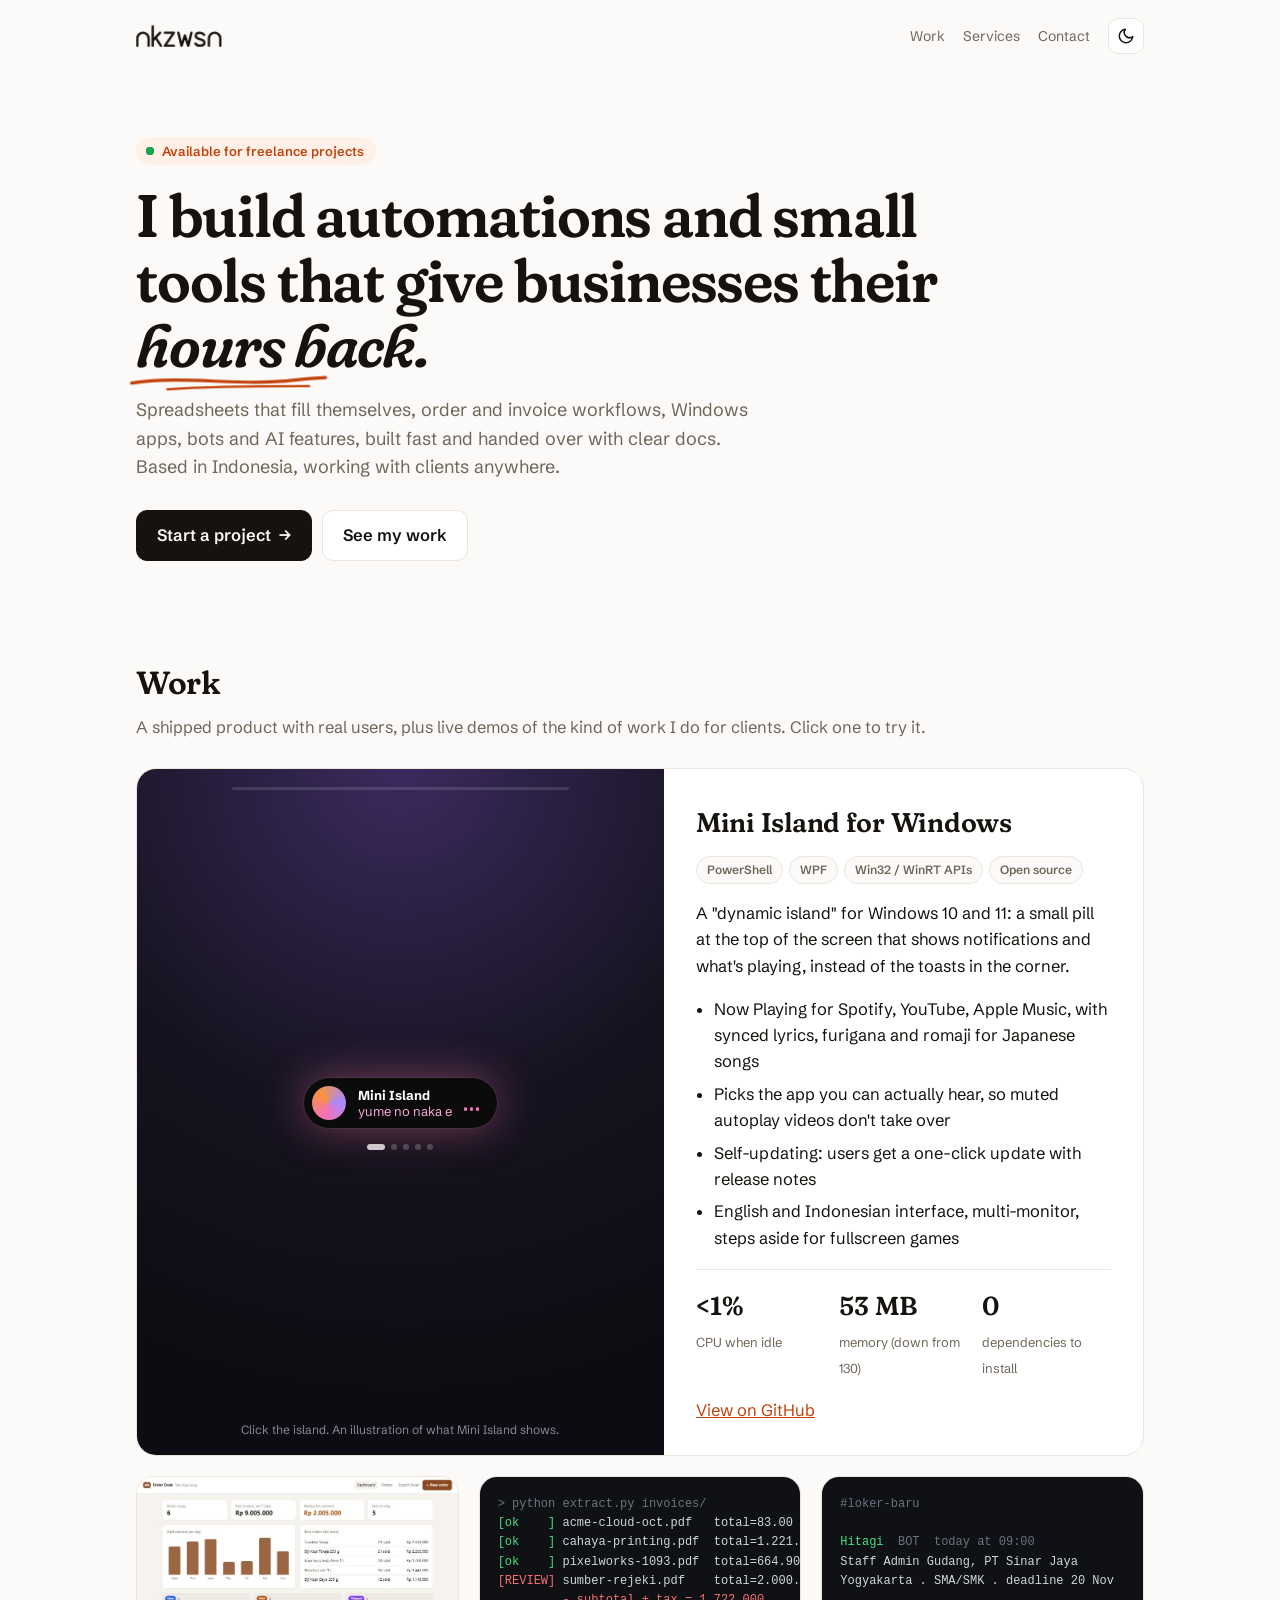
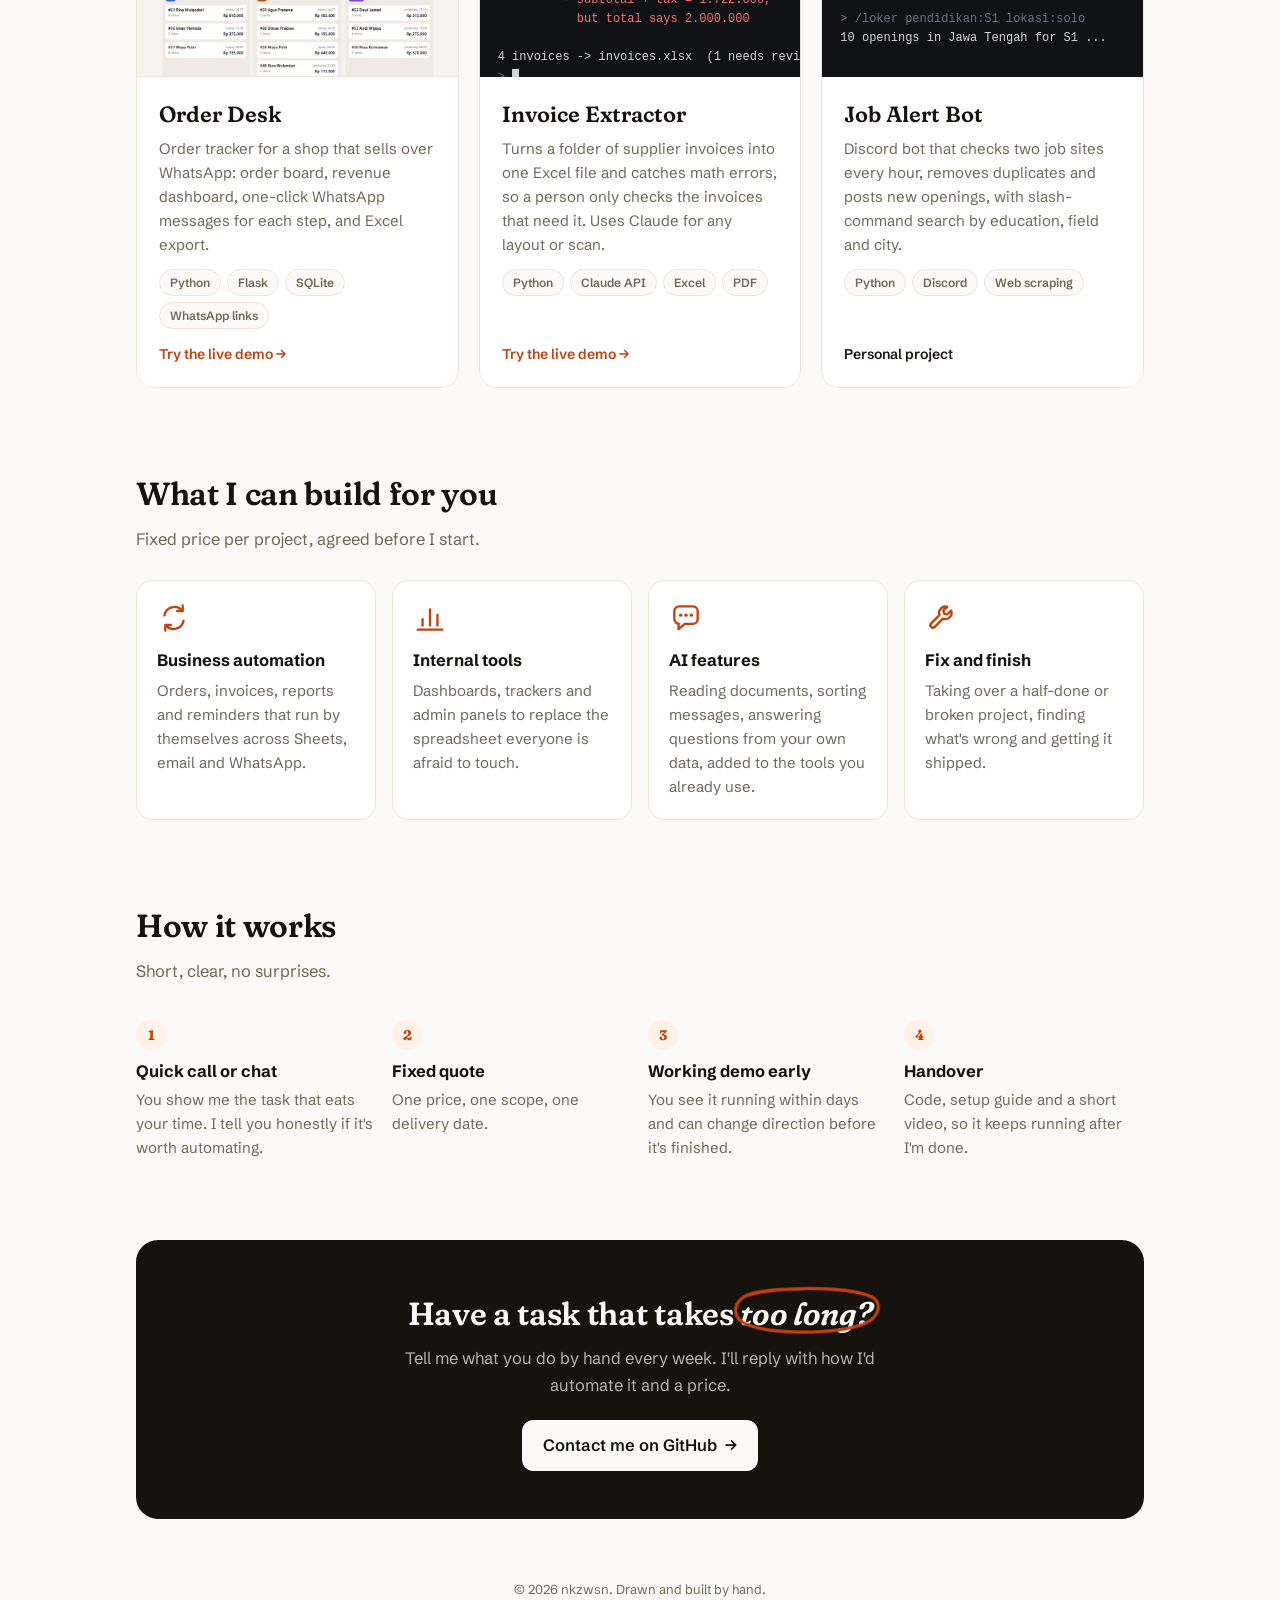
<file: index.html>
<!doctype html>
<html lang="en">
<head>
  <meta charset="utf-8">
  <meta name="viewport" content="width=device-width, initial-scale=1">
  <link rel="icon" href="img/favicon.svg" type="image/svg+xml">
  <title>nkzwsn · Automation and small tools</title>
  <meta name="description" content="I build automations, internal tools and AI features that save small businesses hours every week.">
  <script>
    // Apply the saved theme before the page paints, so there is no flash.
    try { var t = localStorage.getItem('theme'); if (t) document.documentElement.dataset.theme = t; } catch (e) {}
    document.documentElement.classList.add('js');
  </script>
  <link rel="preconnect" href="https://fonts.googleapis.com">
  <link rel="preconnect" href="https://fonts.gstatic.com" crossorigin>
  <link href="https://fonts.googleapis.com/css2?family=Fraunces:ital,opsz,wght,SOFT,WONK@0,9..144,400..700,0..100,0..1;1,9..144,400..700,0..100,0..1&family=Schibsted+Grotesk:ital,wght@0,400..700;1,400..700&display=swap" rel="stylesheet">
  <style>
    :root {
      --bg: #fbfaf8; --card: #ffffff; --ink: #16130f; --muted: #6f6659; --line: #ebe5dc;
      --accent: #c2410c; --accent-soft: #fff1e8; --pill: #0b0b0c; --live: #16a34a;
      --spring: cubic-bezier(.34, 1.45, .64, 1); --smooth: cubic-bezier(.65, 0, .35, 1);
    }
    @media (prefers-color-scheme: dark) {
      :root:not([data-theme="light"]) {
        --bg: #12100d; --card: #1b1814; --ink: #f3eee7; --muted: #a59a8c; --line: #2c2620;
        --accent: #fb923c; --accent-soft: #2a1a0f; --live: #4ade80;
      }
    }
    :root[data-theme="dark"] {
      --bg: #12100d; --card: #1b1814; --ink: #f3eee7; --muted: #a59a8c; --line: #2c2620;
      --accent: #fb923c; --accent-soft: #2a1a0f; --live: #4ade80;
    }
    * { box-sizing: border-box; }
    html { scroll-behavior: smooth; }
    body { margin: 0; background: var(--bg); color: var(--ink);
           font: 16.5px/1.6 "Schibsted Grotesk", "Segoe UI", system-ui, sans-serif; overflow-x: hidden; }
    h1, h2, h3, .stats b, .steps > div::before { font-family: Fraunces, Georgia, serif; font-optical-sizing: auto;
                   font-variation-settings: "SOFT" 100, "WONK" 0; }
    em.wonk { font-style: italic; font-variation-settings: "SOFT" 100, "WONK" 1; }
    a { color: var(--accent); }
    .wrap { max-width: 1040px; margin: 0 auto; padding: 0 16px; }

    /* ---------- header + logo ---------- */
    nav.top { display: flex; justify-content: space-between; align-items: center; padding: 18px 0; }
    .wordmark { color: var(--ink); display: block; line-height: 0; }
    .wordmark svg { height: 22px; width: auto; display: block; }
    /* Logo draws itself like a pen, letter by letter */
    .wordmark path { stroke-dasharray: 1 1.02; stroke-dashoffset: 1.01;
                     animation: draw .62s var(--smooth) both; }
    .wordmark path:nth-child(2) { animation-delay: .09s; } .wordmark path:nth-child(3) { animation-delay: .18s; }
    .wordmark path:nth-child(4) { animation-delay: .27s; } .wordmark path:nth-child(5) { animation-delay: .36s; }
    .wordmark path:nth-child(6) { animation-delay: .45s; }
    @keyframes draw { 0% { stroke-dashoffset: 1.01; opacity: 0; } 1% { opacity: 1; } 100% { stroke-dashoffset: 0; opacity: 1; } }
    nav.top div { display: flex; gap: 18px; font-size: 14px; align-items: center; }
    nav.top div a { color: var(--muted); text-decoration: none; position: relative; }
    nav.top div a:hover { color: var(--ink); }
    nav.top div a::after { content: ""; position: absolute; left: 0; right: 0; bottom: -3px; height: 2px; border-radius: 2px;
                           background: var(--accent); transform: scaleX(0); transform-origin: right; transition: transform .3s var(--smooth); }
    nav.top div a:hover::after { transform: scaleX(1); transform-origin: left; }
    .theme-btn { position: relative; width: 36px; height: 36px; border-radius: 10px; border: 1px solid var(--line);
                 background: var(--card); color: var(--ink); cursor: pointer; padding: 0; overflow: hidden;
                 transition: border-color .2s ease, transform .2s ease; }
    .theme-btn:hover { border-color: var(--muted); transform: rotate(-8deg); }
    .theme-btn:active { transform: scale(.92); }
    .theme-btn svg { position: absolute; inset: 0; margin: auto; width: 18px; height: 18px;
                     transition: transform .5s var(--spring), opacity .3s ease; }
    .theme-btn .sun { opacity: 0; transform: rotate(-90deg) scale(.4); }
    :root[data-theme="dark"] .theme-btn .sun { opacity: 1; transform: none; }
    :root[data-theme="dark"] .theme-btn .moon { opacity: 0; transform: rotate(90deg) scale(.4); }
    @media (prefers-color-scheme: dark) {
      :root:not([data-theme="light"]) .theme-btn .sun { opacity: 1; transform: none; }
      :root:not([data-theme="light"]) .theme-btn .moon { opacity: 0; transform: rotate(90deg) scale(.4); }
    }
    /* Theme switch: a circle that grows from the button (View Transitions), or a soft color fade. */
    ::view-transition-old(root), ::view-transition-new(root) { animation: none; mix-blend-mode: normal; }
    html.theming *, html.theming *::before, html.theming *::after {
      transition: background-color .4s ease, color .4s ease, border-color .4s ease, box-shadow .4s ease !important; }

    /* ---------- entrance + scroll reveal ---------- */
    @keyframes rise { from { opacity: 0; translate: 0 18px; } to { opacity: 1; translate: 0 0; } }
    .hero > * { animation: rise .7s cubic-bezier(.2, .8, .2, 1) both; }
    .hero > :nth-child(2) { animation-delay: .08s; } .hero > :nth-child(3) { animation-delay: .16s; }
    .hero > :nth-child(4) { animation-delay: .24s; }
    html.js [data-reveal] { opacity: 0; }
    html.js [data-reveal].in { animation: rise .7s cubic-bezier(.2, .8, .2, 1) both; animation-delay: var(--d, 0s); }

    /* ---------- hand-drawn marks ---------- */
    .scribble { position: relative; white-space: nowrap; }
    .scribble svg { position: absolute; left: -3%; width: 106%; bottom: -.16em; height: .42em; overflow: visible; pointer-events: none; }
    .scribble.ring svg { left: -7%; width: 114%; top: -.28em; bottom: auto; height: 1.55em; }
    .scribble path { fill: none; stroke: var(--accent); stroke-width: 3.2; stroke-linecap: round; stroke-linejoin: round;
                     stroke-dasharray: 1 1.02; stroke-dashoffset: 1.01; }
    .scribble path + path { stroke-width: 2.2; opacity: .55; }
    .hero .scribble path { animation: draw .8s var(--smooth) .85s both; }
    .hero .scribble path + path { animation-delay: 1.35s; animation-duration: .5s; }
    .in .scribble path { animation: draw .9s var(--smooth) .35s both; }

    /* ---------- hero ---------- */
    .hero { padding: 64px 0 56px; }
    .hero .tag { display: inline-flex; align-items: center; gap: 8px; background: var(--accent-soft); color: var(--accent);
                 font-size: 13px; font-weight: 600; padding: 4px 12px 4px 10px; border-radius: 99px; }
    .dot { width: 8px; height: 8px; border-radius: 50%; background: var(--live); position: relative; flex: none; }
    .dot::after { content: ""; position: absolute; inset: 0; border-radius: 50%; background: var(--live);
                  animation: ping 2s cubic-bezier(0, 0, .2, 1) infinite; }
    @keyframes ping { 0% { transform: scale(1); opacity: .7; } 80%, 100% { transform: scale(2.6); opacity: 0; } }
    .hero h1 { font-size: clamp(34px, 6.4vw, 60px); line-height: 1.08; letter-spacing: -.02em; font-weight: 600;
               margin: 18px 0 18px; max-width: 820px; }
    .hero p { font-size: 18px; color: var(--muted); max-width: 640px; margin: 0 0 28px; }
    .cta { display: flex; gap: 10px; flex-wrap: wrap; }
    .btn { display: inline-flex; align-items: center; gap: 8px; padding: 11px 20px; border-radius: 11px; font-weight: 600;
           text-decoration: none; border: 1px solid var(--line); color: var(--ink); background: var(--card);
           transition: transform .3s var(--spring), box-shadow .3s ease; }
    .btn:hover { transform: translateY(-2px); box-shadow: 0 8px 20px rgba(0, 0, 0, .08); }
    .btn:active { transform: scale(.96); transition-duration: .1s; }
    .btn.primary { background: var(--ink); color: var(--bg); border-color: var(--ink); }
    .btn .arr { display: inline-block; transition: transform .3s var(--spring); }
    .btn:hover .arr { transform: translateX(4px); }

    section { padding: 40px 0; }
    h2 { font-size: 32px; letter-spacing: -.01em; margin: 0 0 6px; font-weight: 600; }
    .sub { color: var(--muted); margin: 0 0 28px; }

    /* ---------- Mini Island feature ---------- */
    .featured { display: grid; grid-template-columns: 1.1fr 1fr; gap: 0; background: var(--card);
                border: 1px solid var(--line); border-radius: 20px; overflow: hidden; margin-bottom: 20px; }
    .featured .stage { background: radial-gradient(120% 90% at 50% 0%, #3b2a5e 0%, #161320 55%, #0d0c12 100%);
                       display: flex; flex-direction: column; align-items: center; justify-content: center;
                       gap: 0; padding: 56px 16px 52px; min-height: 340px; position: relative; }
    .stage .screen-top { position: absolute; top: 18px; left: 18%; right: 18%; height: 3px; border-radius: 3px;
                         background: rgba(255, 255, 255, .12); }
    .island { --glow: rgba(236, 114, 160, .45); position: relative; width: 290px; height: 50px; max-width: 100%;
              border-radius: 999px; background: var(--pill); color: #fff; border: 0; padding: 0; font: inherit;
              cursor: pointer; overflow: hidden; box-shadow: 0 0 44px var(--glow), 0 0 0 1px rgba(255, 255, 255, .06);
              transition: width .6s var(--spring), height .6s var(--spring), box-shadow .6s ease; }
    .island:active { scale: .97; }
    .island:focus-visible { outline: 2px solid #fff; outline-offset: 3px; }
    .state { position: absolute; left: 0; top: 0; width: max-content; display: flex; align-items: center; gap: 12px;
             padding: 8px 18px 8px 8px; white-space: nowrap; text-align: left; opacity: 0; transform: scale(.85);
             filter: blur(6px); transition: opacity .3s ease, transform .5s var(--spring), filter .3s ease; pointer-events: none; }
    .state.on { opacity: 1; transform: none; filter: none; transition-delay: .1s; }
    .state.small { padding: 7px 16px 7px 12px; gap: 10px; }
    .cover { width: 34px; height: 34px; border-radius: 50%; flex: none;
             background: conic-gradient(from 200deg, #f472b6, #fb923c, #a78bfa, #f472b6); }
    .on .cover.spin { animation: spin 6s linear infinite; }
    @keyframes spin { to { transform: rotate(1turn); } }
    .cover.d { background: #5865f2; display: grid; place-items: center; font-size: 15px; font-weight: 700; }
    .state .t { font-size: 13px; line-height: 1.25; }
    .state .t b { display: block; }
    .karaoke { background: linear-gradient(90deg, #f9a8d4 50%, #6b6577 50%) 100% 0 / 200% 100%;
               -webkit-background-clip: text; background-clip: text; color: transparent; }
    .on .karaoke { animation: sweep 2.6s linear .3s both; }
    @keyframes sweep { to { background-position: 0 0; } }
    .eq { display: flex; gap: 3px; align-items: flex-end; height: 16px; flex: none; }
    .eq u { width: 3px; height: 4px; background: #f472b6; border-radius: 2px; }
    .on .eq u { animation: eq 1s infinite ease-in-out; }
    .eq u:nth-child(2) { animation-delay: -.3s; } .eq u:nth-child(3) { animation-delay: -.6s; }
    @keyframes eq { 0%, 100% { height: 4px; } 50% { height: 16px; } }
    .state svg { width: 18px; height: 18px; flex: none; }
    .level { width: 120px; height: 6px; border-radius: 6px; background: rgba(255, 255, 255, .15); overflow: hidden; }
    .level i { display: block; height: 100%; width: 64%; border-radius: inherit; background: #fff; transform-origin: left; }
    .on .level i { animation: level 1.4s var(--spring) .15s both; }
    @keyframes level { 0% { transform: scaleX(.35); } 55% { transform: scaleX(1.12); } 100% { transform: scaleX(1); } }
    .num { font-size: 13px; font-weight: 600; font-variant-numeric: tabular-nums; min-width: 22px; }
    .charge { color: #4ade80; font-size: 13px; font-weight: 600; }
    .on .bolt { animation: blink 1.2s ease-in-out infinite; }
    @keyframes blink { 50% { opacity: .35; } }
    .ring circle + circle { stroke-dasharray: 1; stroke-dashoffset: .25; }
    .on .ring circle + circle { animation: ring 3s linear both; }
    @keyframes ring { from { stroke-dashoffset: 0; } to { stroke-dashoffset: .3; } }
    .stage small { color: #8b8794; font-size: 12px; position: absolute; left: 16px; right: 16px; bottom: 16px; text-align: center; }
    .dots { display: flex; gap: 6px; margin-top: 16px; }
    .dots i { width: 6px; height: 6px; border-radius: 3px; background: rgba(255, 255, 255, .22); transition: width .4s var(--spring), background .3s; }
    .dots i.on { width: 18px; background: rgba(255, 255, 255, .8); }
    .featured .info { padding: 32px; }
    .featured h3 { font-size: 27px; margin: 0 0 4px; letter-spacing: -.01em; font-weight: 600; }
    .chips { display: flex; flex-wrap: wrap; gap: 6px; margin: 12px 0 16px; }
    .chips span { font-size: 12px; font-weight: 600; padding: 3px 10px; border-radius: 99px;
                  background: var(--bg); border: 1px solid var(--line); color: var(--muted);
                  transition: transform .35s var(--spring), color .2s, border-color .2s; }
    .chips span:hover { transform: rotate(-4deg) scale(1.08); color: var(--accent); border-color: var(--accent); }
    .chips span:nth-child(even):hover { transform: rotate(4deg) scale(1.08); }
    .featured ul { padding-left: 18px; margin: 0 0 18px; }
    .featured li { margin-bottom: 6px; }
    .stats { display: grid; grid-template-columns: repeat(3, 1fr); gap: 14px; border-top: 1px solid var(--line); padding-top: 16px; margin-bottom: 16px; }
    .stats div b { display: block; font-size: 26px; font-weight: 600; font-variant-numeric: lining-nums tabular-nums; }
    .stats div span { font-size: 13px; color: var(--muted); }

    /* ---------- project cards ---------- */
    .grid { display: grid; grid-template-columns: repeat(auto-fit, minmax(300px, 1fr)); gap: 20px; }
    .card { background: var(--card); border: 1px solid var(--line); border-radius: 18px; overflow: hidden;
            display: flex; flex-direction: column; }
    .card img { width: 100%; aspect-ratio: 16 / 10; object-fit: cover; object-position: top;
                border-bottom: 1px solid var(--line); display: block; transition: transform .6s var(--smooth); }
    .card .terminal { aspect-ratio: 16 / 10; background: #0f1115; color: #d1d5db; padding: 18px;
                      font: 12px/1.6 Consolas, "Cascadia Mono", monospace; overflow: hidden; white-space: pre; }
    .terminal .ok { color: #4ade80; } .terminal .rv { color: #f87171; } .terminal .dim { color: #6b7280; }
    .terminal .cur { display: inline-block; width: 7px; height: 13px; background: #d1d5db; vertical-align: -2px;
                     animation: caret 1s steps(1) infinite; }
    @keyframes caret { 50% { opacity: 0; } }
    .card .body { padding: 20px 22px 22px; flex: 1; display: flex; flex-direction: column; background: var(--card); position: relative; }
    .card h3 { margin: 0 0 4px; font-size: 22px; font-weight: 600; }
    .card p { margin: 0 0 12px; color: var(--muted); font-size: 15px; }
    .card .chips { margin: 0 0 14px; }
    .card .links { margin-top: auto; font-size: 14px; font-weight: 600; }
    a.card.live { color: inherit; text-decoration: none;
                  transition: transform .45s var(--spring), box-shadow .3s ease, border-color .3s ease; }
    a.card.live:hover, a.card.live:focus-visible { transform: translateY(-6px) rotate(-.8deg); border-color: var(--accent);
                  box-shadow: 0 18px 40px rgba(0, 0, 0, .14); outline: none; }
    .grid > :nth-child(2):hover { transform: translateY(-6px) rotate(.8deg); }
    a.card.live:hover img { transform: scale(1.04); }
    .card .try { color: var(--accent); }
    .card .try span { display: inline-block; transition: transform .3s var(--spring); }
    a.card.live:hover .try span { transform: translateX(5px); }

    /* ---------- services with doodles ---------- */
    .services { display: grid; grid-template-columns: repeat(auto-fit, minmax(220px, 1fr)); gap: 16px; }
    .svc { border: 1px solid var(--line); border-radius: 16px; padding: 20px; background: var(--card);
           transition: transform .45s var(--spring), border-color .3s; }
    .svc:hover { transform: translateY(-4px); border-color: var(--accent); }
    .svc b { display: block; margin-bottom: 6px; }
    .svc p { margin: 0; color: var(--muted); font-size: 15px; }
    .doodle { width: 34px; height: 34px; color: var(--accent); margin-bottom: 12px; display: block; overflow: visible; }
    .doodle * { fill: none; stroke: currentColor; stroke-width: 2.2; stroke-linecap: round; stroke-linejoin: round; }
    .doodle .f { fill: currentColor; stroke: none; }
    .doodle g, .doodle path, .doodle circle { transform-box: fill-box; transform-origin: center; }
    .svc:hover .spin-me { transform: rotate(180deg); transition: transform .8s var(--spring); }
    .spin-me { transition: transform .6s var(--smooth); transform-box: view-box !important; }
    .bar { transform-origin: bottom !important; }
    .svc:hover .bar { animation: grow .7s var(--spring) both; }
    .svc:hover .bar:nth-of-type(2) { animation-delay: .08s; } .svc:hover .bar:nth-of-type(3) { animation-delay: .16s; }
    @keyframes grow { 0% { transform: scaleY(.3); } 100% { transform: scaleY(1); } }
    .svc:hover .typing { animation: hop .9s ease-in-out infinite; }
    .typing:nth-of-type(2) { animation-delay: .15s !important; } .typing:nth-of-type(3) { animation-delay: .3s !important; }
    @keyframes hop { 0%, 60%, 100% { transform: translateY(0); } 30% { transform: translateY(-2.5px); } }
    .svc:hover .wiggle { animation: wiggle .7s ease-in-out; transform-box: view-box !important; }
    @keyframes wiggle { 0%, 100% { rotate: 0deg; } 25% { rotate: -18deg; } 60% { rotate: 12deg; } 85% { rotate: -4deg; } }

    /* ---------- steps ---------- */
    .steps { counter-reset: s; display: grid; grid-template-columns: repeat(auto-fit, minmax(220px, 1fr)); gap: 16px; }
    .steps > div { counter-increment: s; padding-top: 8px; }
    .steps > div::before { content: counter(s); display: inline-grid; place-items: center; width: 30px; height: 30px;
                         border-radius: 50%; background: var(--accent-soft); color: var(--accent);
                         font-weight: 700; font-size: 14px; margin-bottom: 8px; }
    html.js .steps > div::before { transform: scale(0); }
    .steps > div.in::before { animation: pop .6s var(--spring) both; animation-delay: calc(var(--d, 0s) + .15s); }
    @keyframes pop { from { transform: scale(0) rotate(-30deg); } to { transform: scale(1) rotate(0); } }
    .steps b { display: block; }
    .steps p { margin: 4px 0 0; color: var(--muted); font-size: 15px; }

    /* ---------- contact ---------- */
    .contact { background: var(--ink); color: var(--bg); border-radius: 22px; padding: 48px 32px; text-align: center; margin: 40px 0 60px; }
    .contact h2 { color: var(--bg); }
    .contact p { color: color-mix(in srgb, var(--bg) 70%, transparent); max-width: 520px; margin: 0 auto 22px; }
    .contact .btn { background: var(--bg); color: var(--ink); border-color: var(--bg); }
    footer { color: var(--muted); font-size: 13px; text-align: center; padding-bottom: 40px; }

    @media (max-width: 760px) {
      .featured { grid-template-columns: 1fr; }
      .featured .info { padding: 24px 20px; }
      nav.top div a:not([href="#contact"]) { display: none; }
      .hero { padding: 40px 0 32px; }
    }
    @media (prefers-reduced-motion: reduce) {
      *, *::before, *::after { animation-duration: .01ms !important; animation-delay: 0s !important;
                               animation-iteration-count: 1 !important; transition-duration: .01ms !important; }
      .wordmark path, .scribble path { stroke-dashoffset: 0; }
      .dot::after { display: none; }
      html.js [data-reveal] { opacity: 1; }
      html.js .steps > div::before { transform: none; }
    }
  </style>
</head>
<body>
<div class="wrap">
  <nav class="top">
    <a class="wordmark" href="#" aria-label="nkzwsn, home"><svg viewBox="-1.5 -1.5 105 27" aria-hidden="true"><g fill="none" stroke="currentColor" stroke-width="2.9" stroke-linecap="round" stroke-linejoin="round"><path pathLength="1" d="M0 24V15a7 7 0 0 1 14 0v9"/><path pathLength="1" d="M19 0v24M19 17.5L28 8M22.6 14l6.4 10"/><path pathLength="1" d="M34 8h11L34 24h11"/><path pathLength="1" d="M50.5 8l3.9 16 4.1-12.5 4.1 12.5 3.9-16"/><path pathLength="1" d="M82 10.6C81 8.9 79 8 76.8 8 73.6 8 71.8 9.6 71.8 11.9c0 2.6 2.3 3.4 5.2 4 3.1.6 5.4 1.6 5.4 4.2 0 2.4-2.1 3.9-5.4 3.9-2.6 0-4.6-1-5.6-2.8"/><path pathLength="1" d="M88 24V15a7 7 0 0 1 14 0v9"/></g></svg></a>
    <div>
      <a href="#work">Work</a><a href="#services">Services</a><a href="#contact">Contact</a>
      <button class="theme-btn" id="theme-btn" type="button" aria-label="Switch to dark mode" title="Switch theme">
        <svg class="moon" viewBox="0 0 24 24" fill="none" stroke="currentColor" stroke-width="2" stroke-linecap="round" stroke-linejoin="round"><path d="M21 12.8A9 9 0 1 1 11.2 3a7 7 0 0 0 9.8 9.8z"/></svg>
        <svg class="sun" viewBox="0 0 24 24" fill="none" stroke="currentColor" stroke-width="2" stroke-linecap="round"><circle cx="12" cy="12" r="4.5"/><path d="M12 2v2M12 20v2M4.9 4.9l1.4 1.4M17.7 17.7l1.4 1.4M2 12h2M20 12h2M4.9 19.1l1.4-1.4M17.7 6.3l1.4-1.4"/></svg>
      </button>
    </div>
  </nav>

  <header class="hero">
    <span class="tag"><i class="dot" aria-hidden="true"></i>Available for freelance projects</span>
    <h1>I build automations and small tools that give businesses their
      <span class="scribble"><em class="wonk">hours back.</em><svg viewBox="0 0 200 14" preserveAspectRatio="none" aria-hidden="true"><path pathLength="1" vector-effect="non-scaling-stroke" d="M3 9.5C38 5 72 11.5 108 7.8 140 4.6 170 6.4 197 8.6"/><path pathLength="1" vector-effect="non-scaling-stroke" d="M26 13C70 10.2 118 11.6 168 11"/></svg></span></h1>
    <p>Spreadsheets that fill themselves, order and invoice workflows, Windows apps, bots and AI
       features, built fast and handed over with clear docs. Based in Indonesia, working with clients anywhere.</p>
    <div class="cta">
      <a class="btn primary" href="#contact">Start a project <span class="arr" aria-hidden="true">&rarr;</span></a>
      <a class="btn" href="#work">See my work</a>
    </div>
  </header>

  <section id="work">
    <h2 data-reveal>Work</h2>
    <p class="sub" data-reveal style="--d:.06s">A shipped product with real users, plus live demos of the kind of work I do for clients. Click one to try it.</p>

    <article class="featured" data-reveal style="--d:.1s">
      <div class="stage">
        <div class="screen-top" aria-hidden="true"></div>
        <button class="island" id="island" type="button" aria-label="Mini Island illustration: click to see the next thing it shows">
          <span class="state on" data-glow="rgba(236, 114, 160, .45)">
            <span class="cover spin"></span>
            <span class="t"><b>Mini Island</b><span class="karaoke">yume no naka e</span></span>
            <span class="eq"><u></u><u></u><u></u></span>
          </span>
          <span class="state" data-glow="rgba(88, 101, 242, .5)">
            <span class="cover d">D</span>
            <span class="t"><b>Discord</b><span style="color:#c7c9ff">Raka: meeting moved to 3 pm</span></span>
          </span>
          <span class="state small" data-glow="rgba(255, 255, 255, .22)">
            <svg viewBox="0 0 24 24" fill="none" stroke="#fff" stroke-width="2" stroke-linecap="round" stroke-linejoin="round"><path d="M4 9.5h3.5L12 5.5v13l-4.5-4H4z"/><path d="M15.5 9a4 4 0 0 1 0 6M18.5 6.5a7.5 7.5 0 0 1 0 11"/></svg>
            <span class="level"><i></i></span><span class="num">64</span>
          </span>
          <span class="state small" data-glow="rgba(74, 222, 128, .4)">
            <svg viewBox="0 0 24 24" fill="none" stroke="#4ade80" stroke-width="2" stroke-linecap="round" stroke-linejoin="round"><rect x="2.5" y="7" width="17" height="10" rx="3"/><path d="M22 10.5v3"/><path class="bolt" d="M11.5 8.5l-2.5 4h3.5l-2.5 3.5" /></svg>
            <span class="charge">Charging</span><span class="num">82%</span>
          </span>
          <span class="state small" data-glow="rgba(251, 146, 60, .4)">
            <svg class="ring" viewBox="0 0 24 24" fill="none" stroke-width="2.4"><circle cx="12" cy="12" r="9" stroke="rgba(255,255,255,.18)"/><circle cx="12" cy="12" r="9" stroke="#fb923c" stroke-linecap="round" pathLength="1" transform="rotate(-90 12 12)"/></svg>
            <span class="num">04:59</span><span class="charge" style="color:#fdba74">Timer</span>
          </span>
        </button>
        <div class="dots" aria-hidden="true"><i class="on"></i><i></i><i></i><i></i><i></i></div>
        <small>Click the island. An illustration of what Mini Island shows.</small>
      </div>
      <div class="info">
        <h3>Mini Island for Windows</h3>
        <div class="chips"><span>PowerShell</span><span>WPF</span><span>Win32 / WinRT APIs</span><span>Open source</span></div>
        <p>A "dynamic island" for Windows 10 and 11: a small pill at the top of the screen that shows
           notifications and what's playing, instead of the toasts in the corner.</p>
        <ul>
          <li>Now Playing for Spotify, YouTube, Apple Music, with synced lyrics, furigana and romaji for Japanese songs</li>
          <li>Picks the app you can actually hear, so muted autoplay videos don't take over</li>
          <li>Self-updating: users get a one-click update with release notes</li>
          <li>English and Indonesian interface, multi-monitor, steps aside for fullscreen games</li>
        </ul>
        <div class="stats">
          <div><b data-count="1" data-prefix="&lt;" data-suffix="%">&lt;1%</b><span>CPU when idle</span></div>
          <div><b data-count="45" data-suffix=" MB">45 MB</b><span>memory (down from 130)</span></div>
          <div><b data-count="0">0</b><span>dependencies to install</span></div>
        </div>
        <a href="https://github.com/nkzwsn/mini-island-windows">View on GitHub</a>
      </div>
    </article>

    <div class="grid">
      <a class="card live" href="demos/order-desk/" aria-label="Order Desk: try the live demo" data-reveal>
        <img src="img/order-desk-dashboard.jpg" alt="Order Desk dashboard with revenue chart and order board" loading="lazy">
        <div class="body">
          <h3>Order Desk</h3>
          <p>Order tracker for a shop that sells over WhatsApp: order board, revenue dashboard,
             one-click WhatsApp messages for each step, and Excel export.</p>
          <div class="chips"><span>Python</span><span>Flask</span><span>SQLite</span><span>WhatsApp links</span></div>
          <div class="links try">Try the live demo <span aria-hidden="true">&rarr;</span></div>
        </div>
      </a>

      <a class="card live" href="demos/invoice-extractor/" aria-label="Invoice Extractor: try the live demo" data-reveal style="--d:.08s">
<div class="terminal"><span class="dim">&gt; python extract.py invoices/</span>
<span class="ok">[ok    ]</span> acme-cloud-oct.pdf   total=83.00
<span class="ok">[ok    ]</span> cahaya-printing.pdf  total=1.221.000
<span class="ok">[ok    ]</span> pixelworks-1093.pdf  total=664.90
<span class="rv">[REVIEW]</span> sumber-rejeki.pdf    total=2.000.000
         <span class="rv">- subtotal + tax = 1.722.000,</span>
         <span class="rv">  but total says 2.000.000</span>

4 invoices -&gt; invoices.xlsx  (1 needs review)
<span class="dim">&gt;</span> <span class="cur"></span></div>
        <div class="body">
          <h3>Invoice Extractor</h3>
          <p>Turns a folder of supplier invoices into one Excel file and catches math errors,
             so a person only checks the invoices that need it. Uses Claude for any layout or scan.</p>
          <div class="chips"><span>Python</span><span>Claude API</span><span>Excel</span><span>PDF</span></div>
          <div class="links try">Try the live demo <span aria-hidden="true">&rarr;</span></div>
        </div>
      </a>

      <article class="card" data-reveal style="--d:.16s">
<div class="terminal"><span class="dim">#loker-baru</span>

<span class="ok">Hitagi</span>  <span class="dim">BOT  today at 09:00</span>
Staff Admin Gudang, PT Sinar Jaya
Yogyakarta . SMA/SMK . deadline 20 Nov

<span class="dim">&gt; /loker pendidikan:S1 lokasi:solo</span>
10 openings in Jawa Tengah for S1 ...</div>
        <div class="body">
          <h3>Job Alert Bot</h3>
          <p>Discord bot that checks two job sites every hour, removes duplicates and posts new
             openings, with slash-command search by education, field and city.</p>
          <div class="chips"><span>Python</span><span>Discord</span><span>Web scraping</span></div>
          <div class="links">Personal project</div>
        </div>
      </article>
    </div>
  </section>

  <section id="services">
    <h2 data-reveal>What I can build for you</h2>
    <p class="sub" data-reveal style="--d:.06s">Fixed price per project, agreed before I start.</p>
    <div class="services">
      <div class="svc" data-reveal>
        <svg class="doodle" viewBox="0 0 32 32" aria-hidden="true"><g class="spin-me"><path d="M7 13.5a9.5 9.5 0 0 1 16.6-4.6"/><path d="M24.2 4.2v5.2H19"/><path d="M25 18.5a9.5 9.5 0 0 1-16.6 4.6"/><path d="M7.8 27.8v-5.2H13"/></g></svg>
        <b>Business automation</b><p>Orders, invoices, reports and reminders that run by themselves across Sheets, email and WhatsApp.</p></div>
      <div class="svc" data-reveal style="--d:.07s">
        <svg class="doodle" viewBox="0 0 32 32" aria-hidden="true"><path d="M4.5 27h23"/><path class="bar" d="M9 23v-6"/><path class="bar" d="M16 23V8"/><path class="bar" d="M23 23V13"/></svg>
        <b>Internal tools</b><p>Dashboards, trackers and admin panels to replace the spreadsheet everyone is afraid to touch.</p></div>
      <div class="svc" data-reveal style="--d:.14s">
        <svg class="doodle" viewBox="0 0 32 32" aria-hidden="true"><path d="M5 9.5A4.5 4.5 0 0 1 9.5 5h13A4.5 4.5 0 0 1 27 9.5v7.5a4.5 4.5 0 0 1-4.5 4.5H15l-6 5v-5h.5A4.5 4.5 0 0 1 5 17z"/><circle class="f typing" cx="11" cy="13.3" r="1.6"/><circle class="f typing" cx="16" cy="13.3" r="1.6"/><circle class="f typing" cx="21" cy="13.3" r="1.6"/></svg>
        <b>AI features</b><p>Reading documents, sorting messages, answering questions from your own data, added to the tools you already use.</p></div>
      <div class="svc" data-reveal style="--d:.21s">
        <svg class="doodle" viewBox="0 0 32 32" aria-hidden="true"><g class="wiggle" style="transform-origin: 9px 23px"><path d="M21 5.5a6 6 0 0 0-7.4 7.8L5.8 21a2.4 2.4 0 0 0 3.4 3.4l7.7-7.8A6 6 0 0 0 24.7 9l-3.6 3.5-3.2-.6-.6-3.2z"/></g></svg>
        <b>Fix and finish</b><p>Taking over a half-done or broken project, finding what's wrong and getting it shipped.</p></div>
    </div>
  </section>

  <section>
    <h2 data-reveal>How it works</h2>
    <p class="sub" data-reveal style="--d:.06s">Short, clear, no surprises.</p>
    <div class="steps">
      <div data-reveal><b>Quick call or chat</b><p>You show me the task that eats your time. I tell you honestly if it's worth automating.</p></div>
      <div data-reveal style="--d:.08s"><b>Fixed quote</b><p>One price, one scope, one delivery date.</p></div>
      <div data-reveal style="--d:.16s"><b>Working demo early</b><p>You see it running within days and can change direction before it's finished.</p></div>
      <div data-reveal style="--d:.24s"><b>Handover</b><p>Code, setup guide and a short video, so it keeps running after I'm done.</p></div>
    </div>
  </section>

  <section id="contact" class="contact" data-reveal>
    <h2>Have a task that takes <span class="scribble ring"><em class="wonk">too long?</em><svg viewBox="0 0 200 60" preserveAspectRatio="none" aria-hidden="true"><path pathLength="1" vector-effect="non-scaling-stroke" d="M24 12C64 2 150 1 186 14c16 7 12 26-12 34-40 12-118 12-152 0C2 41 2 24 16 15 30 7 60 5 92 5"/></svg></span></h2>
    <p>Tell me what you do by hand every week. I'll reply with how I'd automate it and a price.</p>
    <a class="btn" href="https://github.com/nkzwsn">Contact me on GitHub <span class="arr" aria-hidden="true">&rarr;</span></a>
  </section>

  <footer>&copy; 2026 nkzwsn. Drawn and built by hand.</footer>
</div>
<script>
  // Redraw the logo on hover (once the previous drawing has finished).
  (function () {
    var mark = document.querySelector('.wordmark'), g = mark.querySelector('g'), last = Date.now();
    mark.addEventListener('mouseenter', function () {
      if (Date.now() - last < 1200) return;
      last = Date.now();
      var fresh = g.cloneNode(true);
      g.parentNode.replaceChild(fresh, g); g = fresh;
    });
  })();

  var reducedMotion = window.matchMedia('(prefers-reduced-motion: reduce)');

  // Reveal sections as they scroll into view.
  (function () {
    var els = document.querySelectorAll('[data-reveal]');
    if (!('IntersectionObserver' in window)) { els.forEach(function (e) { e.classList.add('in'); }); return; }
    var io = new IntersectionObserver(function (entries) {
      entries.forEach(function (en) {
        if (!en.isIntersecting) return;
        en.target.classList.add('in');
        io.unobserve(en.target);
        en.target.querySelectorAll('[data-count]').forEach(countUp);
      });
    }, { rootMargin: '0px 0px -8% 0px', threshold: .12 });
    els.forEach(function (e) { io.observe(e); });
  })();

  // Count the Mini Island numbers up from zero (45 MB counts down from 130, like the real change).
  function countUp(el) {
    var target = +el.dataset.count, pre = el.dataset.prefix || '', suf = el.dataset.suffix || '';
    if (reducedMotion.matches || target === 0) return;
    var from = target === 45 ? 130 : 0, t0 = performance.now(), dur = 1300;
    (function tick(now) {
      var p = Math.min((now - t0) / dur, 1), e = 1 - Math.pow(1 - p, 3);
      el.textContent = pre + Math.round(from + (target - from) * e) + suf;
      if (p < 1) requestAnimationFrame(tick);
    })(t0);
  }

  // Mini Island: morph between the things it shows.
  (function () {
    var island = document.getElementById('island');
    var states = Array.prototype.slice.call(island.querySelectorAll('.state'));
    var dots = document.querySelectorAll('.stage .dots i');
    var i = 0, timer = null, hovering = false, visible = false;
    function fit() {
      var s = states[i];
      island.style.width = s.offsetWidth + 'px';
      island.style.height = s.offsetHeight + 'px';
      island.style.setProperty('--glow', s.dataset.glow);
    }
    function show(n) {
      states[i].classList.remove('on'); dots[i].classList.remove('on');
      i = (n + states.length) % states.length;
      void states[i].offsetWidth; // restart this state's animations
      states[i].classList.add('on'); dots[i].classList.add('on');
      fit();
    }
    function schedule() {
      clearTimeout(timer);
      if (reducedMotion.matches) return;
      timer = setTimeout(function () {
        if (!hovering && visible && !document.hidden) show(i + 1);
        schedule();
      }, 3400);
    }
    island.addEventListener('click', function () { show(i + 1); schedule(); });
    island.addEventListener('mouseenter', function () { hovering = true; });
    island.addEventListener('mouseleave', function () { hovering = false; });
    if ('IntersectionObserver' in window) {
      new IntersectionObserver(function (en) { visible = en[0].isIntersecting; }).observe(island);
    } else { visible = true; }
    (document.fonts ? document.fonts.ready : Promise.resolve()).then(fit);
    window.addEventListener('resize', fit);
    fit();
    schedule();
  })();
</script>
<script>
  (function () {
    var root = document.documentElement, btn = document.getElementById('theme-btn');
    var media = window.matchMedia('(prefers-color-scheme: dark)');
    function current() { return root.dataset.theme || (media.matches ? 'dark' : 'light'); }
    function label() { btn.setAttribute('aria-label', current() === 'dark' ? 'Switch to light mode' : 'Switch to dark mode'); }
    var reduced = window.matchMedia('(prefers-reduced-motion: reduce)');
    var busy = false;
    function apply(next) {
      root.dataset.theme = next;
      try { localStorage.setItem('theme', next); } catch (e) {}
      label();
    }
    btn.addEventListener('click', function () {
      if (busy) return;
      var next = current() === 'dark' ? 'light' : 'dark';
      if (reduced.matches) { apply(next); return; }
      busy = true;
      if (!document.startViewTransition) {
        // Fallback: fade colors, only while switching so normal hovers stay snappy.
        root.classList.add('theming');
        apply(next);
        setTimeout(function () { root.classList.remove('theming'); busy = false; }, 450);
        return;
      }
      var r = btn.getBoundingClientRect();
      var x = r.left + r.width / 2, y = r.top + r.height / 2;
      var radius = Math.hypot(Math.max(x, innerWidth - x), Math.max(y, innerHeight - y));
      var t = document.startViewTransition(function () { apply(next); });
      t.ready.then(function () {
        root.animate(
          { clipPath: ['circle(0px at ' + x + 'px ' + y + 'px)', 'circle(' + radius + 'px at ' + x + 'px ' + y + 'px)'] },
          { duration: 650, easing: 'cubic-bezier(.65, 0, .35, 1)', pseudoElement: '::view-transition-new(root)' });
      });
      t.finished.finally(function () { busy = false; });
    });
    media.addEventListener('change', label);
    label();
  })();
</script>
</body>
</html>
</file>
